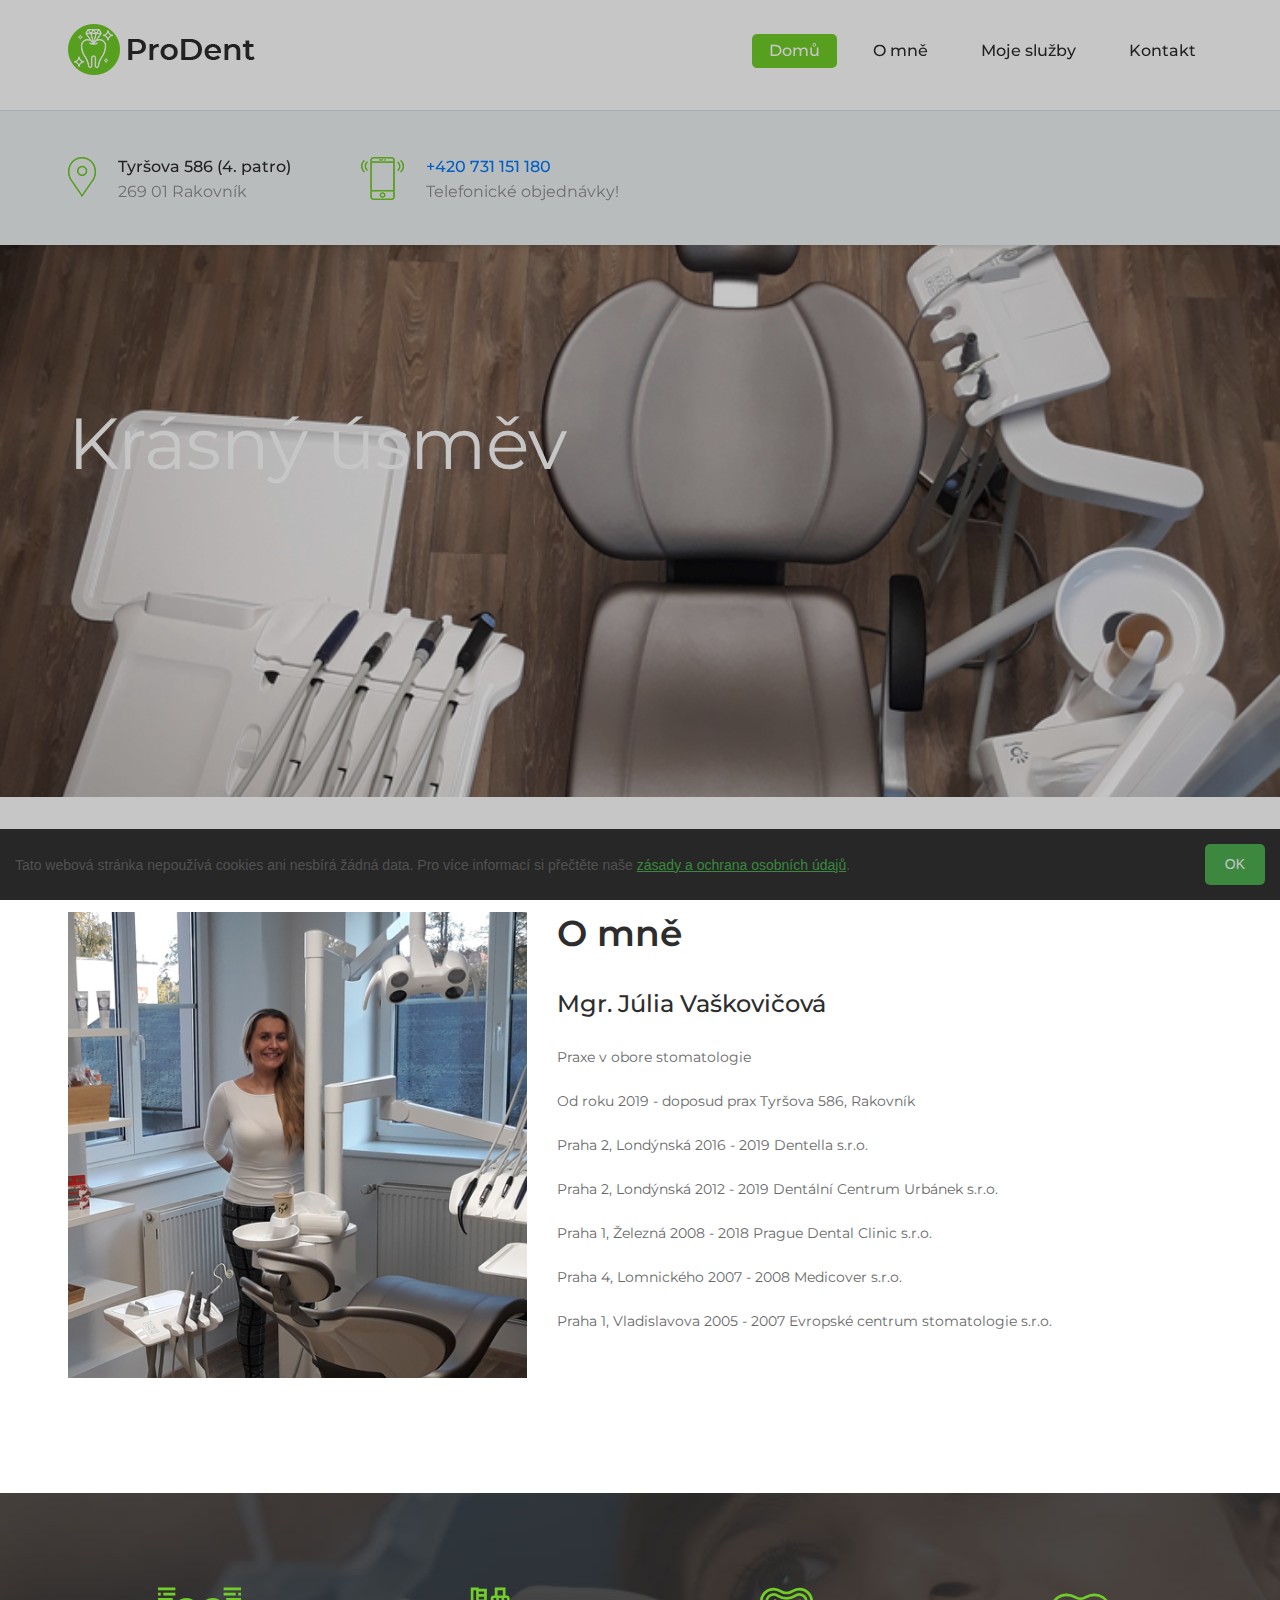
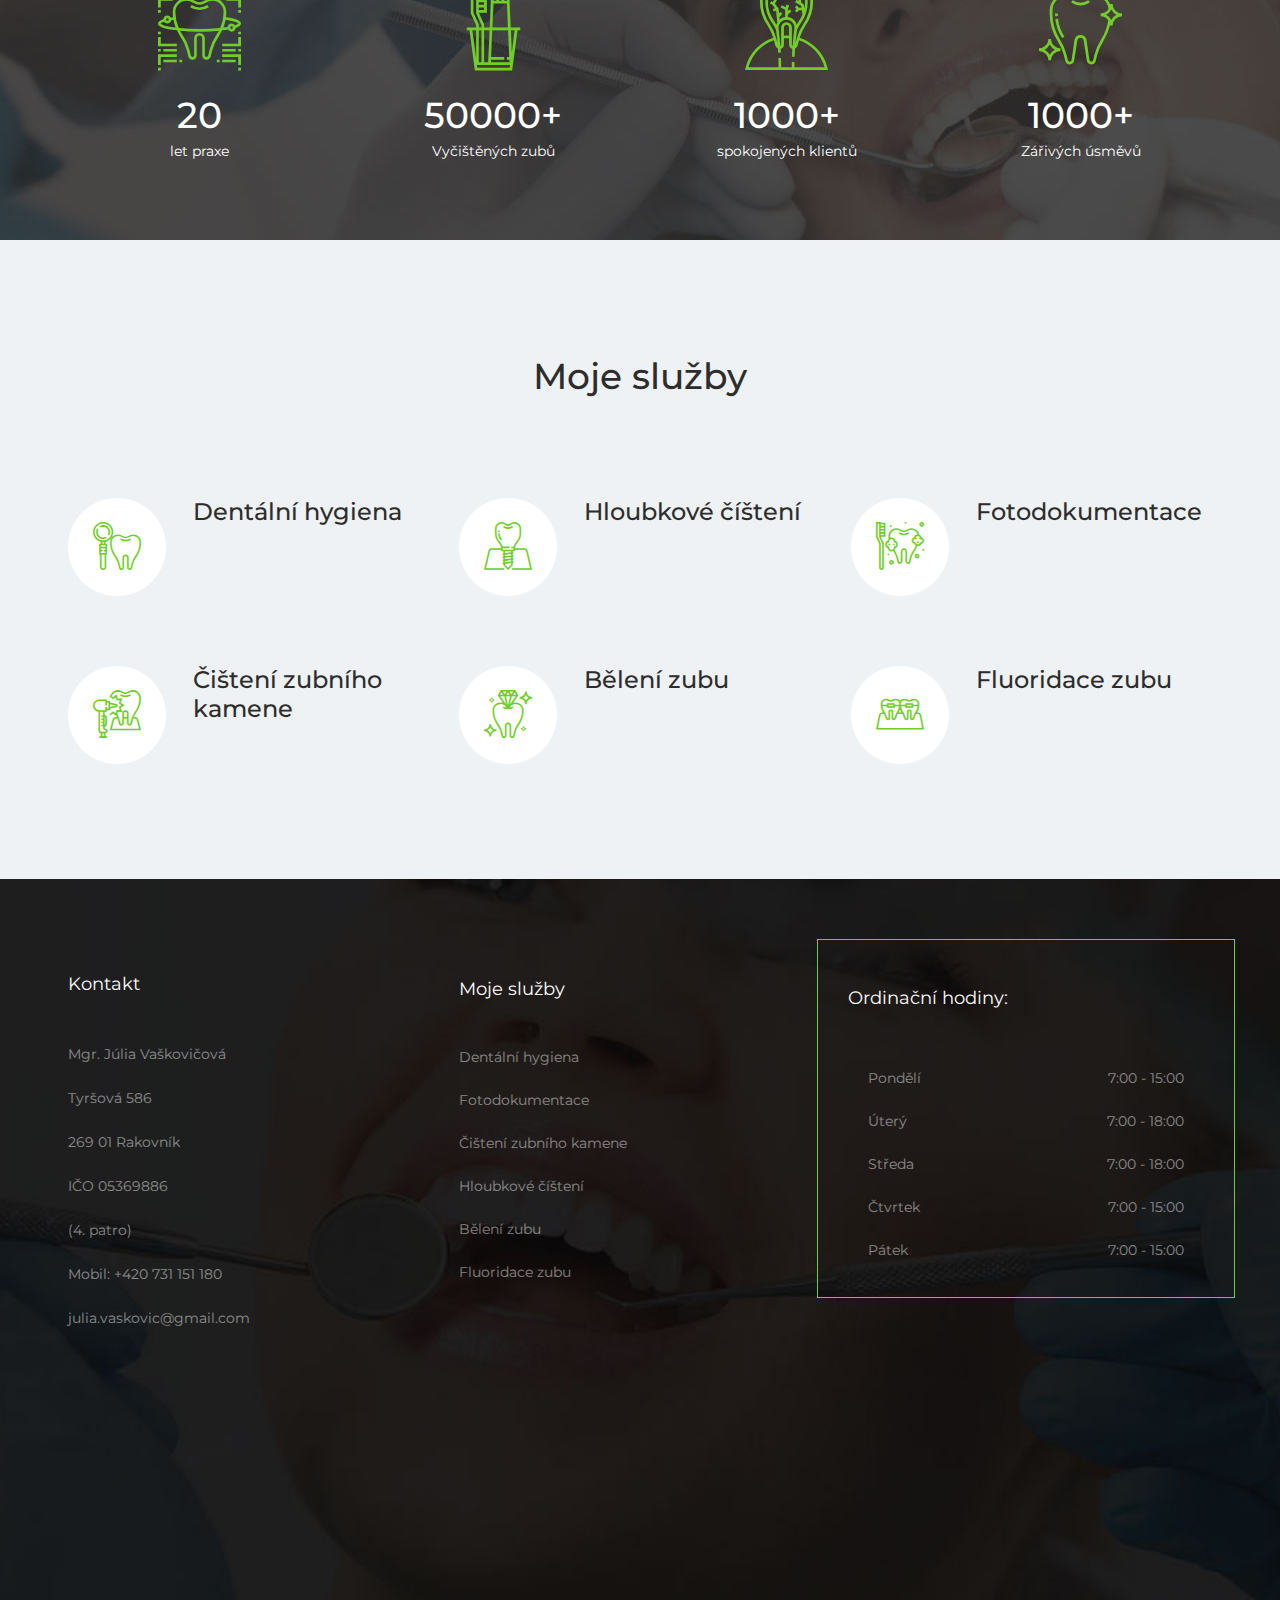
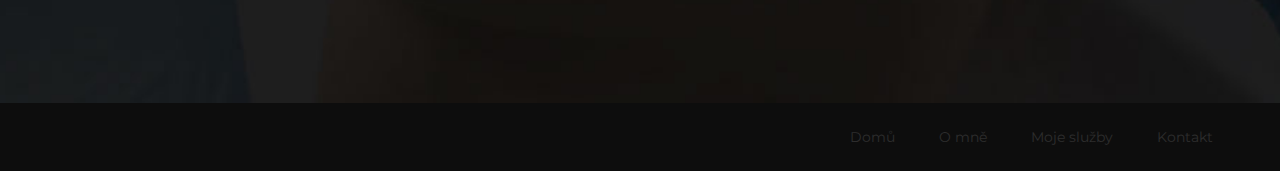
<file: index.html>
<!DOCTYPE html>
<html lang="cs">
<head>
    <title>Dentální hygiena - Mgr. Júlia Vaškovičová</title>
    <meta charset="UTF-8">
    <meta name="description" content="Dentální hygiena v centru Rakovníka. Mějte krásné zuby díky dentální hygieně pro dospělé a děti. Příjemné prostředí, individuální přístup. Mobil 731 151 180">
    <meta name="keywords" content="dentální hygiena, dentální hygiena v Rakovníku">
    <meta name="viewport" content="width=device-width, initial-scale=1.0">
    
    <!-- Favicon -->   
    <link rel="icon" href="/icon-fonts/favicon.ico" type="image/x-icon">
    <link rel="icon" sizes="32x32" href="/icon-fonts/favicon-32x32.png" type="image/png">
    <link rel="icon" sizes="16x16" href="/icon-fonts/favicon-16x16.png" type="image/png">
    <link rel="apple-touch-icon" href="/icon-fonts/apple-touch-icon.png">
    <link rel="manifest" href="/icon-fonts/site.webmanifest">

    <!-- Google Font -->   
    <link href="https://fonts.googleapis.com/css?family=Montserrat:400,400i,500,500i,600,600i,700,700i" rel="stylesheet">

    <!-- Stylesheets -->
    <link rel="stylesheet" href="css/bootstrap.min.css"/>
    <link rel="stylesheet" href="css/font-awesome.min.css"/>
    <link rel="stylesheet" href="css/flaticon.css"/>
    <link rel="stylesheet" href="css/owl.carousel.css"/>
    <link rel="stylesheet" href="css/style.css"/>
    <link rel="stylesheet" href="css/animate.css"/>

    <!--[if lt IE 9]>
      <script src="https://oss.maxcdn.com/html5shiv/3.7.2/html5shiv.min.js"></script>
      <script src="https://oss.maxcdn.com/respond/1.4.2/respond.min.js"></script>
    <![endif]-->
</head>
<body>
	<!-- Page Preloder -->
	<div id="preloder">
		<div class="loader"></div>
	</div>
	
	<!-- Header section -->
	<header class="header-section">
		<div class="container">
			<!-- Site Logo -->
			<a href="https://dentalnihygienarakovnik.cz" class="site-logo">
				<img src="img/logo.png" alt="">
			</a>
			<!-- responsive -->
			<div class="nav-switch">
				<i class="fa fa-bars"></i>
			</div>
			<!-- Main Menu -->
			<ul class="main-menu">
				<li class="active"><a href="index.html" >Domů</a></li>
				<li><a href="#o-mne">O mně</a></li>
				<li><a href="#moje-sluzby">Moje služby</a></li>
				<li><a href="#kontakt">Kontakt</a></li>
			</ul>
		</div>
		<div class="header-info">
			<div class="container">
				<div class="row">
					<div class="col-lg-3 col-md-6 hi-item">
						<div class="hs-icon">
							<img src="img/icons/map-marker.png" alt="">
						</div>
                          <a href="https://www.google.com/maps/search/?api=1&query=Tyršova+586,+269+01+Rakovník" target="_blank">
                              <div class="hi-content">
                                  <h6>Tyršova 586 (4. patro)</h6>
                                  <p>269 01 Rakovník</p>
                              </div>
                          </a>
					</div>
					<div class="col-lg-3 col-md-6 hi-item">
						<div class="hs-icon">
							<img src="img/icons/phone.png" alt="">
						</div>
						<div class="hi-content">
							<h6><a href="tel:+420 731 151 180">+420 731 151 180</h6>
							<p>Telefonické objednávky!</p>
						</div>
					</div>
				</div>
			</div>
		</div>
	</header>
	<!-- Header section end -->
                                                                                                                                                                                                                                  
	<!-- Hero section -->
	<section class="hero-section">
		<div class="hero-slider owl-carousel">

			<div class="hs-item set-bg text-white" data-setbg="img/slide-1.jpg">
				<div class="container">
					<div class="row">
						<div class="col-xl-7">
							<h2>Krásný úsměv</h2>
							

						</div>
					</div>
				</div>
			</div>
		</div>
	</section>
	<!-- Hero section end -->

	<!-- About section -->
	<section class="about-section spad">
		<div class="container">
			<div class="row">
				<div class="col-lg-5">
					<img src="img/about.jpg" alt="">
				</div>
				<div class="col-lg-7 about-text">
					<h2 id="o-mne">O mně</h2> 
            <h4> Mgr. Júlia Vaškovičová </h4></br>
			<p>Praxe v obore stomatologie</p>
            <p>Od roku 2019 - doposud prax Tyršova 586, Rakovník</p>
            <p>Praha 2,  Londýnská      2016  - 2019 Dentella s.r.o.</p>
            <p>Praha 2, Londýnská       2012 - 2019  Dentální Centrum Urbánek s.r.o.</p>
            <p>Praha 1, Železná            2008  - 2018 Prague Dental Clinic s.r.o.</p>
            <p>Praha 4, Lomnického    2007 - 2008  Medicover s.r.o.</p>
            <p>Praha 1,  Vladislavova  2005 - 2007 Evropské centrum stomatologie s.r.o.</p>
				</div>
			</div>
		</div>
	</section>
	<!-- About section end -->


	<!-- Facts section -->
	<section class="facts-section set-bg" data-setbg="img/facts-bg.jpg">
		<div class="container">
			<div class="row">
				<div class="col-md-3 col-sm-6 fact">
					<i class="flaticon-003-tooth-3"></i>
					<h2>20</h2>
					<p>let praxe</p>
				</div>
				<div class="col-md-3 col-sm-6 fact">
					<i class="flaticon-002-toothbrush-1"></i>
					<h2>50000+</h2>
					<p>Vyčištěných zubů</p>
				</div>
				<div class="col-md-3 col-sm-6 fact">
					<i class="flaticon-030-tooth"></i>
					<h2>1000+</h2>
					<p>spokojených klientů</p>
				</div>
				<div class="col-md-3 col-sm-6 fact">
					<i class="flaticon-023-tooth-1"></i>
					<h2>1000+</h2>
					<p>Zářivých úsměvů</p>
				</div>
			</div>
		</div>
	</section>
	<!-- Facts section end -->

	<!-- Services section -->
	<section class="services-section spad">
		<div class="container">
			<div class="section-title text-center">
				<h2 id="moje-sluzby">Moje služby</h2>
			</div>
			<div class="row">
				<div class="col-lg-4 col-md-6 service">
					<div class="service-icon">
						<i class="flaticon-020-decay"></i>
					</div>
					<div class="service-content">
						<h4>Dentální hygiena</h4>
					<!--	<p>Lorem ipsum dolor sit amet, consectetur adipiscing elit. Duis sem per venenatis turpis.</p>  -->
					</div>
				</div>
				<div class="col-lg-4 col-md-6 service">
					<div class="service-icon">
						<i class="flaticon-011-implants"></i>
					</div>
					<div class="service-content">
						<h4>Hloubkové číštení</h4>
					<!--		<p>Phasellus vehicula tempus orci vel consequat. Nullam lorem sem, viverra a rutrum sed.</p>  -->
					</div>
				</div>
				<div class="col-lg-4 col-md-6 service">
					<div class="service-icon">
						<i class="flaticon-024-toothbrush"></i>
					</div>
					<div class="service-content">
						<h4>Fotodokumentace</h4>
				<!--		<p>Lorem ipsum dolor sit amet, consectetur adipiscing elit. Duis sem per venenatis turpis,</p>   -->
					</div>
				</div>
				<div class="col-lg-4 col-md-6 service">
					<div class="service-icon">
						<i class="flaticon-019-dentist"></i>
					</div>
					<div class="service-content">
						<h4>Čištení zubního kamene</h4>
			<!--			<p>Phasellus vehicula tempus orci vel consequat. Nullam lorem sem, viverra a rutrum sed.</p>     -->
					</div>
				</div>
				<div class="col-lg-4 col-md-6 service">
					<div class="service-icon">
						<i class="flaticon-001-tooth-4"></i>
					</div>
					<div class="service-content">
						<h4>Bělení zubu</h4>
				<!--			<p>Lorem ipsum dolor sit amet, consectetur adipiscing elit. Duis sem per venenatis turpis,</p>     -->
					</div>
				</div>
				<div class="col-lg-4 col-md-6 service">
					<div class="service-icon">
						<i class="flaticon-029-braces"></i>
					</div>
					<div class="service-content">
						<h4>Fluoridace zubu</h4>
			<!--					<p>Nullam lorem sem, viverra a rutru m sed, gravida mattis magna. Suspendisse vitae commodo.</p>        -->
					</div>
				</div>
			</div>
		</div>
	</section>
	<!-- Services section end -->




	<!-- Footer top section -->
	<section class="footer-top-section set-bg" data-setbg="img/footer-bg.jpg">
		<div class="container">
			<div class="row">
				<div class="col-lg-4">
					<div class="footer-widget">
                        <div class="fw-about">
                            <h5 class="fw-title" id="kontakt">Kontakt</h5>
                            <p>Mgr. Júlia Vaškovičová</p>
                            <p>
                                <a href="https://www.google.com/maps/search/?api=1&query=Tyršová+586,+269+01+Rakovník" target="_blank" style="color: white; text-decoration: none;">
                                    Tyršová 586
                                </a>
                            </p>
                            <p>269 01 Rakovník</p>
                            <p>IČO 05369886</p>
                            <p>(4. patro)</p>
                            <p><a href="tel:+420731151180" style="color:white">Mobil: +420 731 151 180</a></p>
                            <p style="color: white;">
                                <a href="mailto:julia.vaskovic@gmail.com" style="color: white; text-decoration: none;">julia.vaskovic@gmail.com</a>
                            </p>
                            <p>
                                <iframe src="https://www.google.com/maps/embed?pb=!1m18!1m12!1m3!1d2559.147606655389!2d13.729676316069922!3d50.10224407942878!2m3!1f0!2f0!3f0!3m2!1i1024!2i768!4f13.1!3m3!1m2!1s0x470a4ec616fa515b%3A0x685caade0115d091!2zVHlyxaFvdmEgNTg2LCBSYWtvdm7DrWsgSUksIDI2OSAwMSBSYWtvdm7DrWs!5e0!3m2!1sen!2scz!4v1572909263749!5m2!1sen!2scz" width="300" height="250" frameborder="0" style="border:0;" allowfullscreen=""></iframe>
                            </p>
                        </div>
					</div>
				</div>
				<div class="col-lg-3 col-md-5">
					<div class="footer-widget">
						<div class="fw-links">
							<h5 class="fw-title">Moje služby</h5>
							<ul>
								<li><a href="">Dentální hygiena</a></li>
								<li><a href="">Fotodokumentace</a></li>
								<li><a href="">Čištení zubního kamene</a></li>
								<li><a href="">Hloubkové číštení</a></li>
								<li><a href="">Bělení zubu</a></li>
								<li><a href="">Fluoridace zubu</a></li>
							</ul>
						</div>
					</div>
				</div>
				<div class="col-lg-5 col-md-7">
					<div class="footer-widget">
						<div class="fw-timetable">
							<div class="fw-title">Ordinační hodiny:</div>
							<div class="timetable-content">
								<table>
									<tr>
										<td>Pondělí</td>
										<td>7:00 - 15:00</td>
									</tr>
									<tr>
										<td>Úterý</td>
										<td>7:00 - 18:00</td>
									</tr>
									<tr>
										<td>Středa</td>
										<td>7:00 - 18:00</td>
									</tr>
									<tr>
										<td>Čtvrtek</td>
										<td>7:00 - 15:00</td>
									</tr>
									<tr>
										<td>Pátek</td>
										<td>7:00 - 15:00</td>
									</tr>
								</table>
							</div>
						</div>
					</div>
				</div>
			</div>
		</div>
	</section>
	<!-- Footer top section end -->


	<!-- Footer section -->
	<footer class="footer-section">
		<div class="container">
			<ul class="footer-menu">
				<li><a href="index.html">Domů</a></li>
				<li><a href="#o-mne">O mně</a></li>
				<li><a href="#moje-sluzby">Moje služby</a></li>
				<li><a href="#kontakt">Kontakt</a></li>
			</ul>

		</div>
	</footer>
	<!-- Footer top section end -->
                                                

	<!--====== Javascripts & Jquery ======-->
	<script src="js/jquery-3.2.1.min.js"></script>
	<script src="js/bootstrap.min.js"></script>
	<script src="js/owl.carousel.min.js"></script>
	<script src="js/circle-progress.min.js"></script>
	<script src="js/main.js"></script>
    
    <!--=========Cookie info ==========-->
<div id="cookieBanner" style="position: fixed; bottom: 0; left: 0; right: 0; background-color: #333; color: #fff; padding: 15px; display: flex; justify-content: space-between; align-items: center; z-index: 1000; font-family: Arial, sans-serif; font-size: 14px;">
    <p style="margin: 0;">
        Tato webová stránka nepoužívá cookies ani nesbírá žádná data. Pro více informací si přečtěte naše 
        <a href="/ochrana-zasady.html" style="color: #4CAF50; text-decoration: underline;">zásady a ochrana osobních údajů</a>.
    </p>
    <button onclick="document.getElementById('cookieBanner').style.display='none';" style="background-color: #4CAF50; color: white; border: none; padding: 10px 20px; cursor: pointer; border-radius: 5px;">OK</button>
</div>
    </body>
</html>
</file>
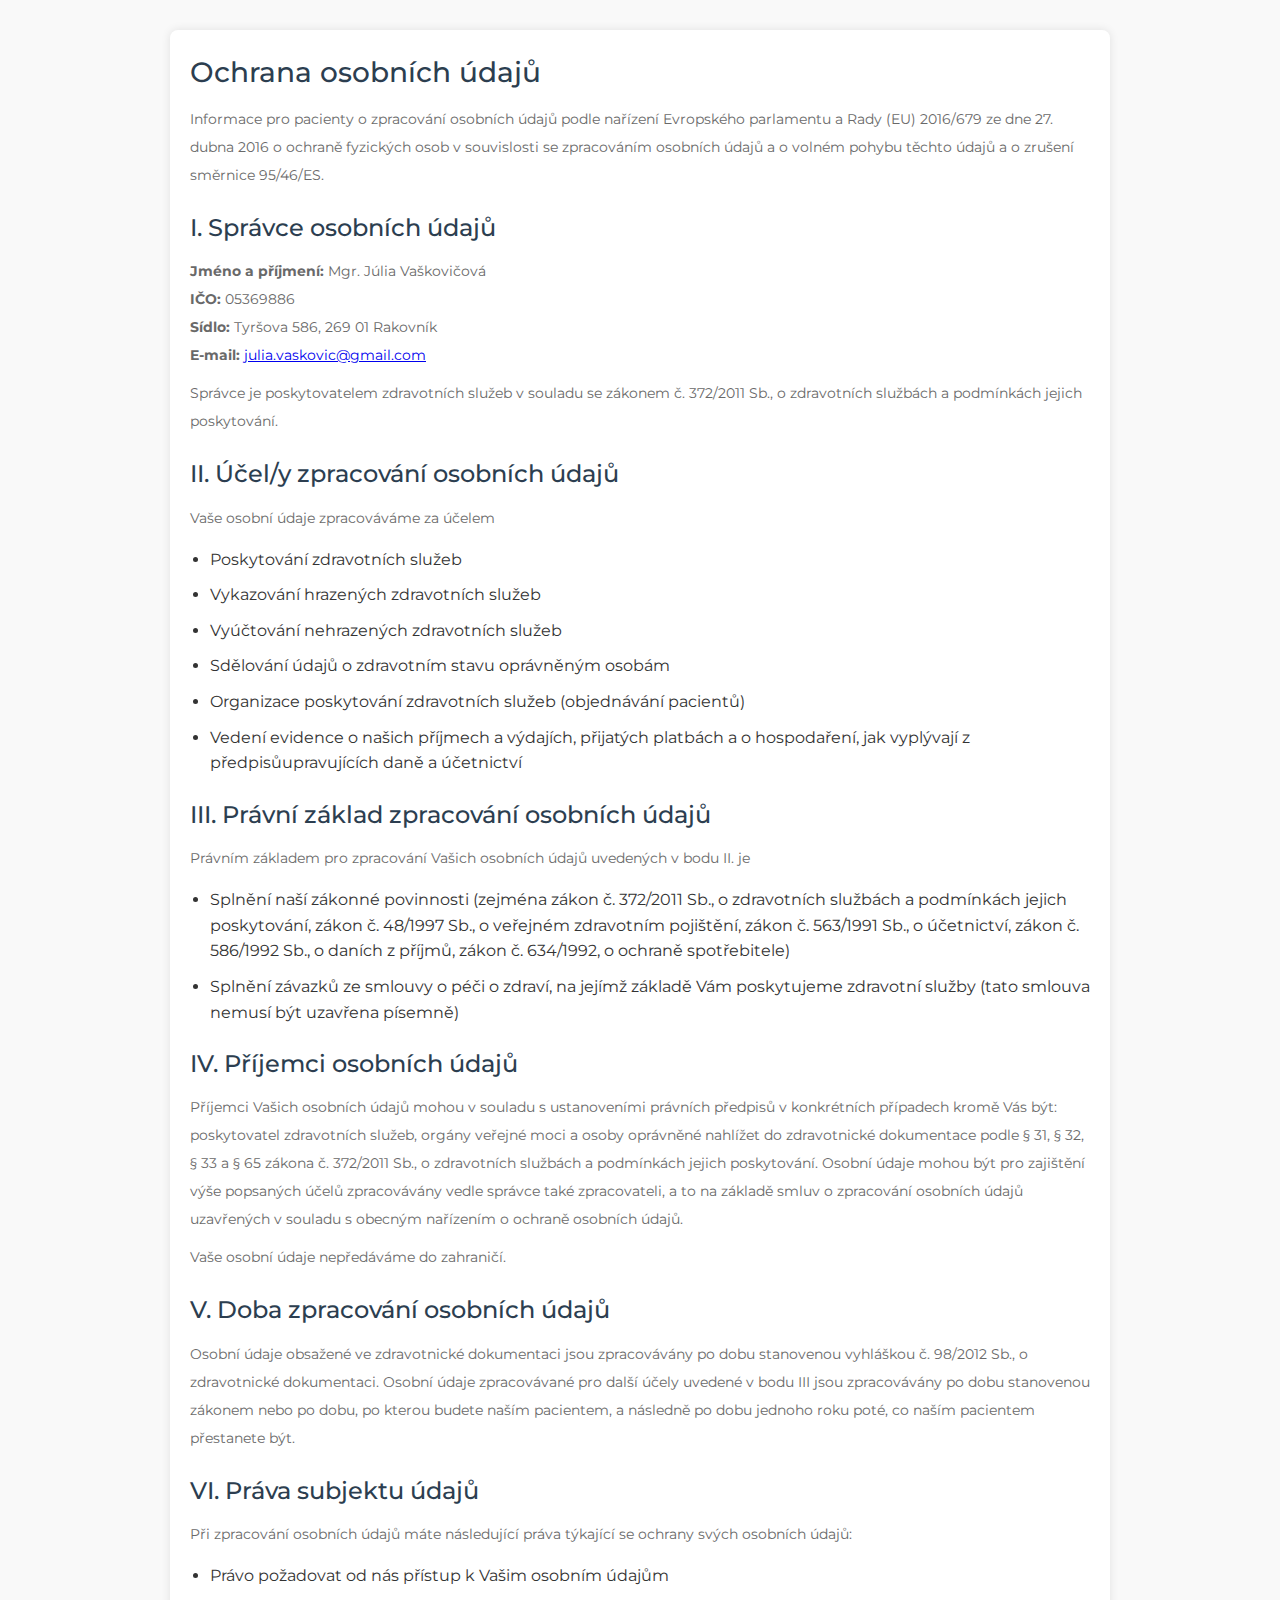
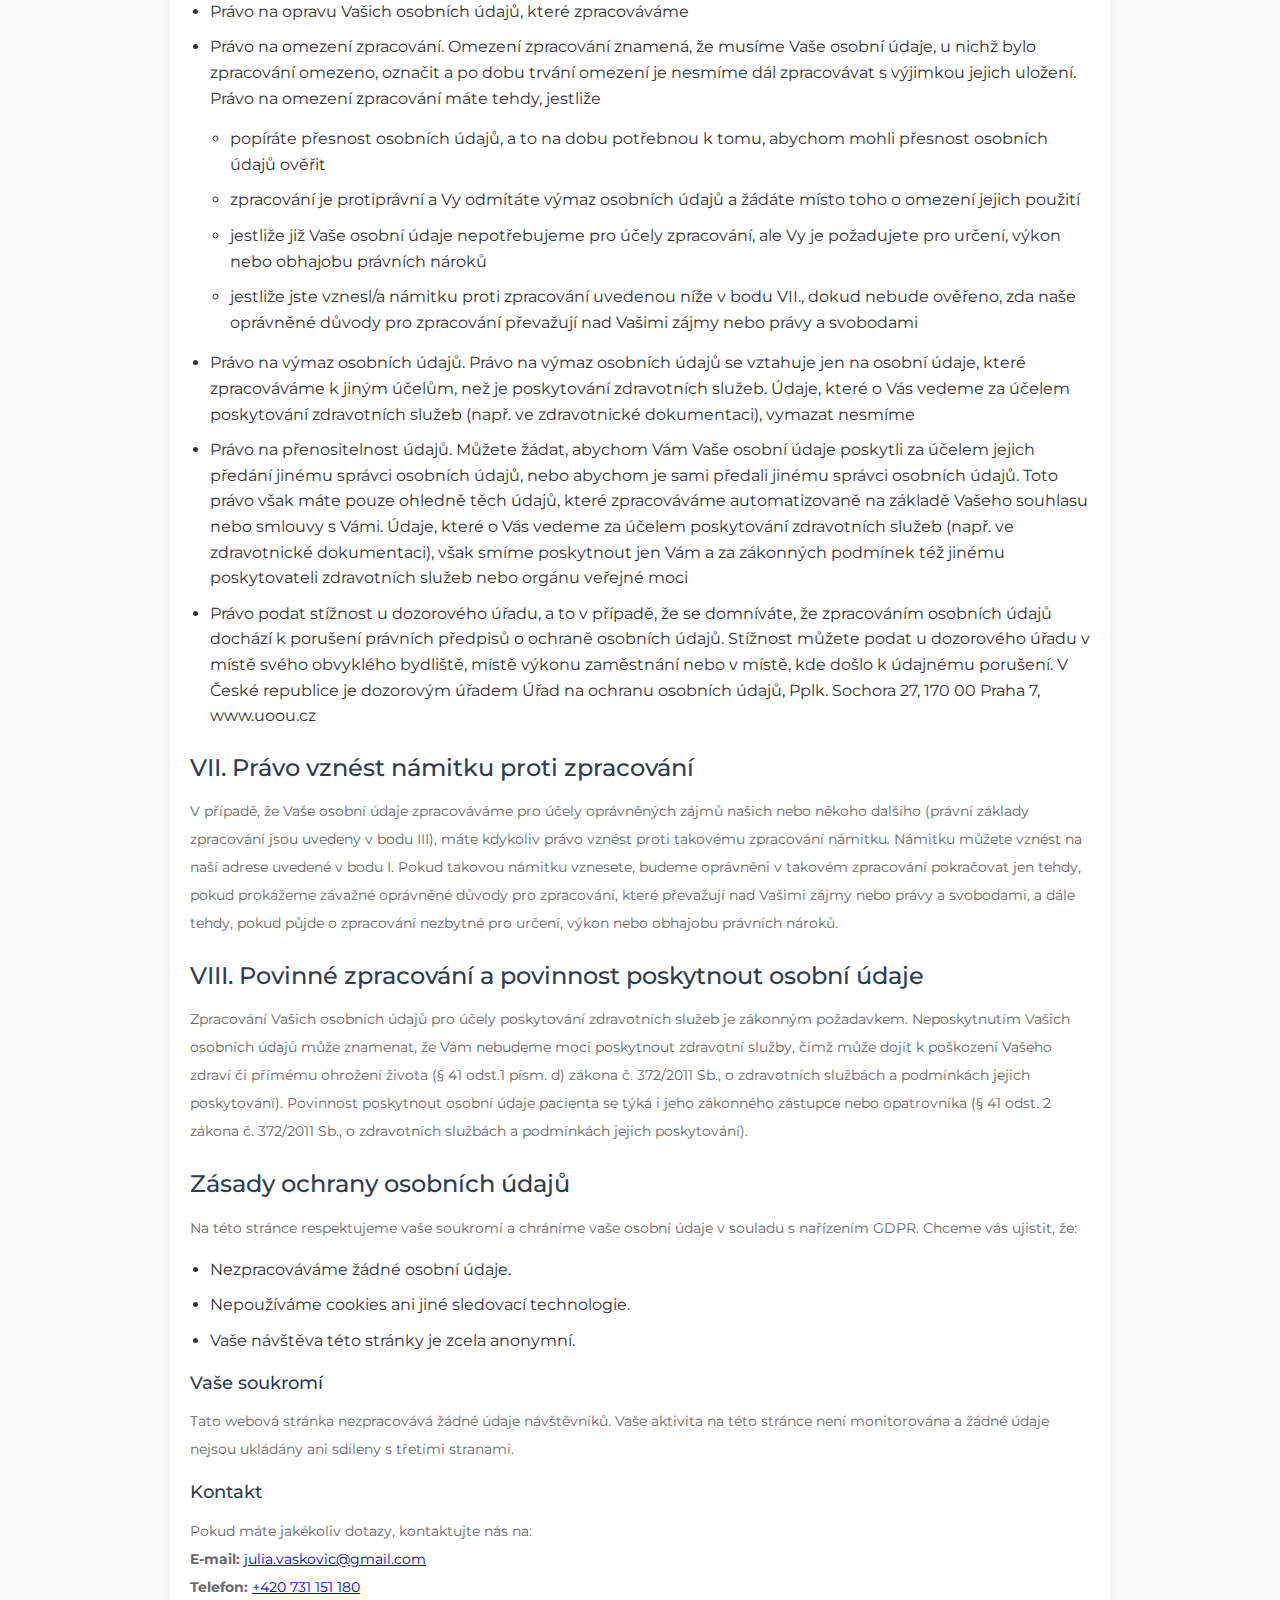
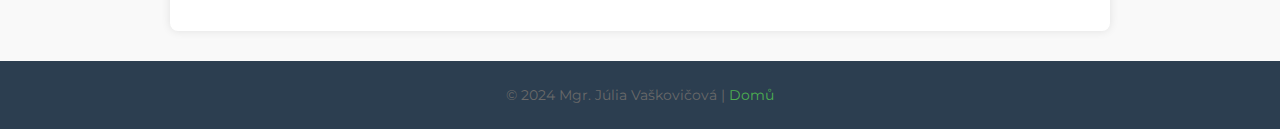
<file: ochrana-zasady.html>
﻿<!DOCTYPE html>
<html lang="cs">
<head>
    <title>Ochrana osobních údajů - Mgr. Júlia Vaškovičová</title>
    <meta charset="UTF-8">
    <meta name="viewport" content="width=device-width, initial-scale=1.0">
    <meta name="description" content="Informace o zpracování a zásadách ochrany osobních údajů v souladu s GDPR.">
    <!-- Google Font -->
    <link href="https://fonts.googleapis.com/css?family=Montserrat:400,500,600&display=swap" rel="stylesheet">
    <!-- Stylesheets -->
    <link rel="stylesheet" href="css/style.css"/>
    <style>
        body {
            font-family: 'Montserrat', sans-serif;
            line-height: 1.6;
            margin: 0;
            padding: 0;
            background-color: #f9f9f9;
            color: #333;
        }
        .container {
            max-width: 900px;
            margin: 30px auto;
            background: #fff;
            padding: 20px;
            border-radius: 8px;
            box-shadow: 0 0 10px rgba(0, 0, 0, 0.1);
        }
        h1, h2, h4 {
            color: #2c3e50;
        }
        h1 {
            font-size: 28px;
        }
        h2 {
            font-size: 24px;
            margin-top: 20px;
        }
        h4 {
            font-size: 18px;
            margin-top: 15px;
        }
        ul {
            margin: 15px 0;
            padding-left: 20px;
        }
        ul li {
            margin-bottom: 10px;
        }
        p {
            margin: 10px 0;
        }
        .footer {
            text-align: center;
            padding: 10px 0;
            background: #2c3e50;
            color: #fff;
            margin-top: 20px;
        }
        .footer a {
            color: #4CAF50;
            text-decoration: none;
        }
    </style>
</head>
<body>
    <div class="container">
        <h1>Ochrana osobních údajů</h1>
        <p>
            Informace pro pacienty o zpracování osobních údajů podle nařízení Evropského parlamentu a Rady (EU) 2016/679 ze dne 27. dubna 2016
            o ochraně fyzických osob v souvislosti se zpracováním osobních údajů a o volném pohybu těchto údajů a o zrušení směrnice 95/46/ES.
        </p>

        <h2>I. Správce osobních údajů</h2>
        <p>
            <strong>Jméno a příjmení:</strong> Mgr. Júlia Vaškovičová<br>
            <strong>IČO:</strong> 05369886<br>
            <strong>Sídlo:</strong> Tyršova 586, 269 01 Rakovník<br>
            <strong>E-mail:</strong> <a href="mailto:julia.vaskovic@gmail.com">julia.vaskovic@gmail.com</a>
        </p>
        <p>
            Správce je poskytovatelem zdravotních služeb v souladu se zákonem č. 372/2011 Sb., o zdravotních službách a podmínkách jejich poskytování.
        </p>

        <h2>II. Účel/y zpracování osobních údajů</h2>
        <p>
            Vaše osobní údaje zpracováváme za účelem
        </p>
        <ul>
            <li>Poskytování zdravotních služeb</li>
            <li>Vykazování hrazených zdravotních služeb</li>
            <li>Vyúčtování nehrazených zdravotních služeb</li>
            <li>Sdělování údajů o zdravotním stavu oprávněným osobám</li>
            <li>Organizace poskytování zdravotních služeb (objednávání pacientů)</li>
            <li>Vedení evidence o našich příjmech a výdajích, přijatých platbách a o hospodaření, jak vyplývají z předpisůupravujících daně a účetnictví</li>
        </ul>

        <h2>III. Právní základ zpracování osobních údajů</h2>
        <p>
            Právním základem pro zpracování Vašich osobních údajů uvedených v bodu II. je 
        </p>
        <ul>
            <li>Splnění naší zákonné povinnosti (zejména zákon č. 372/2011 Sb., o zdravotních službách a podmínkách jejich poskytování, zákon č. 48/1997 Sb., o veřejném zdravotním pojištění, zákon č. 563/1991 Sb., o účetnictví, zákon č. 586/1992 Sb., o daních z příjmů, zákon č. 634/1992, o ochraně spotřebitele)</li>
            <li>Splnění závazků ze smlouvy o péči o zdraví, na jejímž základě Vám poskytujeme zdravotní služby (tato smlouva nemusí být uzavřena písemně)</li>
        </ul>

        <h2>IV. Příjemci osobních údajů</h2>
        <p>
            Příjemci Vašich osobních údajů mohou v souladu s ustanoveními právních předpisů v konkrétních případech kromě Vás být: poskytovatel zdravotních služeb, orgány veřejné moci a osoby oprávněné nahlížet do zdravotnické dokumentace podle § 31, § 32, § 33 a § 65 zákona č. 372/2011 Sb., o zdravotních službách a podmínkách jejich poskytování. Osobní údaje mohou být pro zajištění výše popsaných účelů zpracovávány vedle správce také zpracovateli, a to na základě smluv o zpracování osobních údajů uzavřených v souladu s obecným nařízením o ochraně osobních údajů.
        </p>
        <p>
            Vaše osobní údaje nepředáváme do zahraničí. 
        </p>

        <h2>V. Doba zpracování osobních údajů</h2>
        <p>
            Osobní údaje obsažené ve zdravotnické dokumentaci jsou zpracovávány po dobu stanovenou vyhláškou č. 98/2012 Sb., o zdravotnické dokumentaci. Osobní údaje zpracovávané pro další účely uvedené v bodu III jsou zpracovávány po dobu stanovenou zákonem nebo po dobu, po kterou budete naším pacientem, a následně po dobu jednoho roku poté, co naším pacientem přestanete být.
        </p>

        <h2>VI. Práva subjektu údajů</h2>
        <p>
           Při zpracování osobních údajů máte následující práva týkající se ochrany svých osobních údajů:  
        </p>
        <ul>
            <li>Právo požadovat od nás přístup k Vašim osobním údajům</li>
            <li>Právo na opravu Vašich osobních údajů, které zpracováváme</li>
            <li>
                Právo na omezení zpracování. Omezení zpracování znamená, že musíme Vaše osobní údaje, u nichž bylo zpracování omezeno, označit a po dobu trvání omezení je nesmíme dál zpracovávat s výjimkou jejich uložení. Právo na omezení zpracování máte tehdy, jestliže
                <ul>
                    <li>popíráte přesnost osobních údajů, a to na dobu potřebnou k tomu, abychom mohli přesnost osobních údajů ověřit</li>
                    <li>zpracování je protiprávní a Vy odmítáte výmaz osobních údajů a žádáte místo toho o omezení jejich použití</li>
                    <li>jestliže již Vaše osobní údaje nepotřebujeme pro účely zpracování, ale Vy je požadujete pro určení, výkon nebo obhajobu právních nároků</li>
                    <li>jestliže jste vznesl/a námitku proti zpracování uvedenou níže v bodu VII., dokud nebude ověřeno, zda naše oprávněné důvody pro zpracování převažují nad Vašimi zájmy nebo právy a svobodami</li>
                </ul>
            </li>
            <li>
                Právo na výmaz osobních údajů. Právo na výmaz osobních údajů se vztahuje jen na osobní údaje, které zpracováváme k jiným účelům, než je poskytování zdravotních služeb. Údaje, které o Vás vedeme za účelem poskytování zdravotních služeb (např. ve zdravotnické dokumentaci), vymazat nesmíme
            </li>
            <li>
                Právo na přenositelnost údajů. Můžete žádat, abychom Vám Vaše osobní údaje poskytli za účelem jejich předání jinému správci osobních údajů, nebo abychom je sami předali jinému správci osobních údajů. Toto právo však máte pouze ohledně těch údajů, které zpracováváme automatizovaně na základě Vašeho souhlasu nebo smlouvy s Vámi. Údaje, které o Vás vedeme za účelem poskytování zdravotních služeb (např. ve zdravotnické dokumentaci), však smíme poskytnout jen Vám a za zákonných podmínek též jinému poskytovateli zdravotních služeb nebo orgánu veřejné moci
            </li>
            <li>
                Právo podat stížnost u dozorového úřadu, a to v případě, že se domníváte, že zpracováním osobních údajů dochází k porušení právních předpisů o ochraně osobních údajů. Stížnost můžete podat u dozorového úřadu v místě svého obvyklého bydliště, místě výkonu zaměstnání nebo v místě, kde došlo k údajnému porušení. V České republice je dozorovým úřadem Úřad na ochranu osobních údajů, Pplk. Sochora 27, 170 00 Praha 7, www.uoou.cz
            </li>
        </ul>
        <h2>VII. Právo vznést námitku proti zpracování</h2>
        <p>
            V případě, že Vaše osobní údaje zpracováváme pro účely oprávněných zájmů našich nebo někoho dalšího (právní základy zpracování jsou uvedeny v bodu III), máte kdykoliv právo vznést proti takovému zpracování námitku. Námitku můžete vznést na naší adrese uvedené v bodu I. Pokud takovou námitku vznesete, budeme oprávněni v takovém zpracování pokračovat jen tehdy, pokud prokážeme závažné oprávněné důvody pro zpracování, které převažují nad Vašimi zájmy nebo právy a svobodami, a dále tehdy, pokud půjde o zpracování nezbytné pro určení, výkon nebo obhajobu právních nároků.
        </p>
        <h2>VIII. Povinné zpracování a povinnost poskytnout osobní údaje</h2>
        <p>
            Zpracování Vašich osobních údajů pro účely poskytování zdravotních služeb je zákonným požadavkem. Neposkytnutím Vašich osobních údajů může znamenat, že Vám nebudeme moci poskytnout zdravotní služby, čímž může dojít k poškození Vašeho zdraví či přímému ohrožení života (§ 41 odst.1 písm. d) zákona č. 372/2011 Sb., o zdravotních službách a podmínkách jejich poskytování). Povinnost poskytnout osobní údaje pacienta se týká i jeho zákonného zástupce nebo opatrovníka (§ 41 odst. 2 zákona č. 372/2011 Sb., o zdravotních službách a podmínkách jejich poskytování).
        </p>


        <h2>Zásady ochrany osobních údajů</h2>
        <p>
            Na této stránce respektujeme vaše soukromí a chráníme vaše osobní údaje v souladu s nařízením GDPR. Chceme vás ujistit, že:
        </p>
        <ul>
            <li>Nezpracováváme žádné osobní údaje.</li>
            <li>Nepoužíváme cookies ani jiné sledovací technologie.</li>
            <li>Vaše návštěva této stránky je zcela anonymní.</li>
        </ul>

        <h4>Vaše soukromí</h4>
        <p>
            Tato webová stránka nezpracovává žádné údaje návštěvníků. Vaše aktivita na této stránce není monitorována a žádné údaje nejsou ukládány ani sdíleny s třetími stranami.
        </p>

        <h4>Kontakt</h4>
        <p>
            Pokud máte jakékoliv dotazy, kontaktujte nás na:<br>
            <strong>E-mail:</strong> <a href="mailto:julia.vaskovic@gmail.com">julia.vaskovic@gmail.com</a><br>
            <strong>Telefon:</strong> <a href="tel:+420731151180">+420 731 151 180</a>
        </p>
    </div>

    <div class="footer">
        <p>&copy; 2024 Mgr. Júlia Vaškovičová | <a href="index.html">Domů</a></p>
    </div>
</body>
</html>
</file>
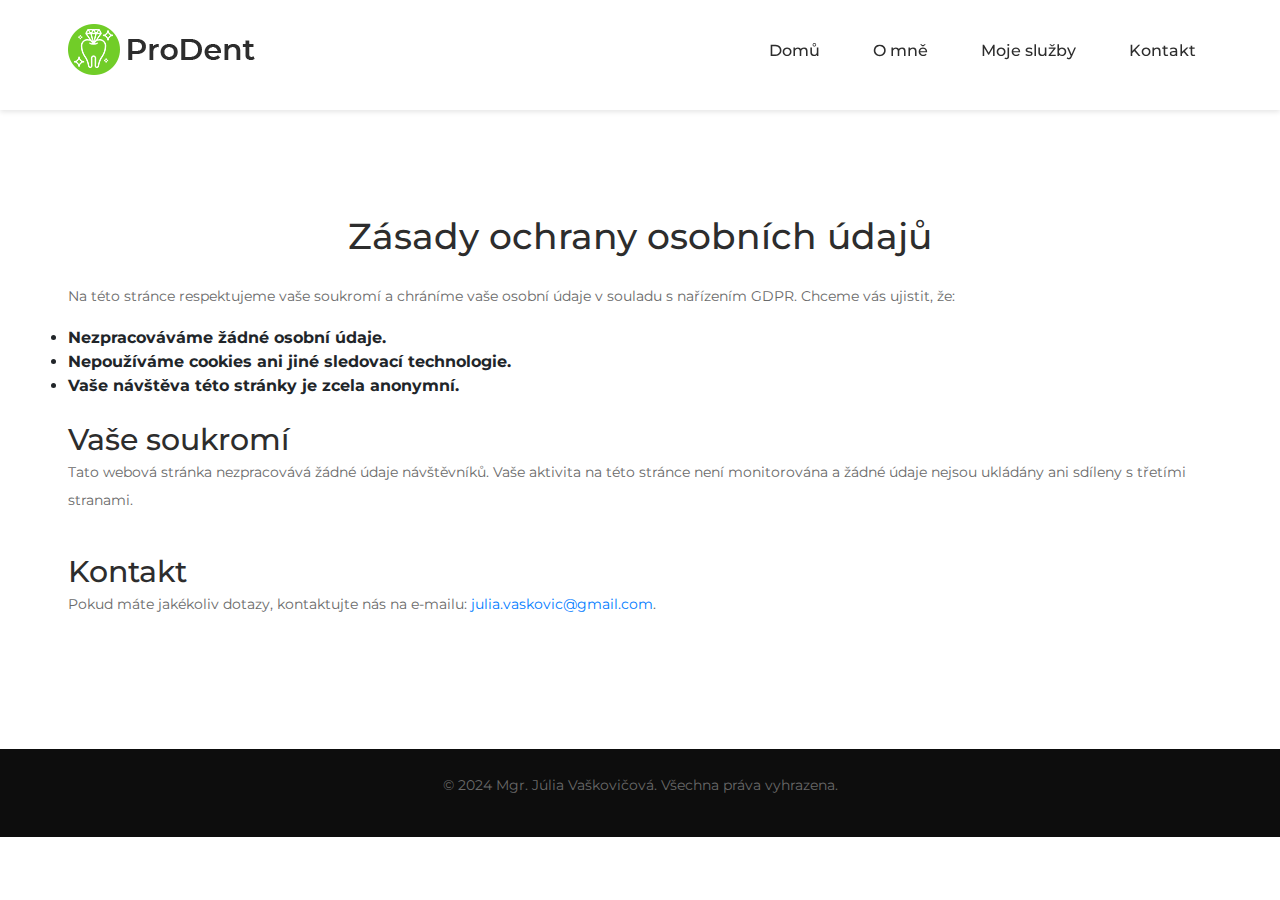
<file: zasady-ochrany-osobnich-udaju.html>
﻿<!DOCTYPE html>
<html lang="cs">
<head>
    <title>Zásady ochrany osobních údajů - Mgr. Júlia Vaškovičová</title>
    <meta charset="UTF-8">
    <meta name="description" content="Informace o zásadách ochrany osobních údajů v souladu s GDPR.">
    <meta name="viewport" content="width=device-width, initial-scale=1.0">
    <link href="img/favicon.ico" rel="shortcut icon"/>
    <link href="https://fonts.googleapis.com/css?family=Montserrat:400,400i,500,500i,600,600i,700,700i" rel="stylesheet">
    <link rel="stylesheet" href="css/bootstrap.min.css"/>
    <link rel="stylesheet" href="css/style.css"/>
</head>
<body>
    <!-- Header section -->
    <header class="header-section">
        <div class="container">
            <a href="index.html" class="site-logo">
                <img src="img/logo.png" alt="Logo">
            </a>
                <ul class="main-menu">
                    <li><a href="index.html">Domů</a></li>
                    <li><a href="index.html#o-mne">O mně</a></li>
                    <li><a href="index.html#moje-sluzby">Moje služby</a></li>
                    <li><a href="index.html#kontakt">Kontakt</a></li>
                </ul>
        </div>
    </header>
    <!-- Header section end -->

    <!-- Content section -->
    <section class="spad">
        <div class="container">
            <h2 class="text-center">Zásady ochrany osobních údajů</h2>
            <br/>
            <p>
                Na této stránce respektujeme vaše soukromí a chráníme vaše osobní údaje v souladu s nařízením GDPR.
                Chceme vás ujistit, že:
            </p>
            <ul>
                <li><strong>Nezpracováváme žádné osobní údaje.</strong></li>
                <li><strong>Nepoužíváme cookies ani jiné sledovací technologie.</strong></li>
                <li><strong>Vaše návštěva této stránky je zcela anonymní.</strong></li>
            </ul>
            <br/>
            <h3>Vaše soukromí</h3>
            <p>
                Tato webová stránka nezpracovává žádné údaje návštěvníků. Vaše aktivita na této stránce není monitorována 
                a žádné údaje nejsou ukládány ani sdíleny s třetími stranami.
            </p>
            </br>
            <h3>Kontakt</h3>
            <p>
                Pokud máte jakékoliv dotazy, kontaktujte nás na e-mailu: 
                <a href="mailto:julia.vaskovic@gmail.com">julia.vaskovic@gmail.com</a>.
            </p>
        </div>
    </section>
    <!-- Content section end -->

    <!-- Footer section -->
    <footer class="footer-section">
        <div class="container text-center">
            <p>&copy; 2024 Mgr. Júlia Vaškovičová. Všechna práva vyhrazena.</p>
        </div>
    </footer>
    <!-- Footer section end -->

    <script src="js/jquery-3.2.1.min.js"></script>
    <script src="js/bootstrap.min.js"></script>
    <script src="js/main.js"></script>
</body>
</html>
</file>
<file: css/flaticon.css>
/*
  	Flaticon icon font: Flaticon
  	Creation date: 14/05/2018 08:35
  	*/

@font-face {
  font-family: "Flaticon";
  src: url("../icon-fonts/Flaticon.eot");
  src: url("../icon-fonts/Flaticon.eot?#iefix") format("embedded-opentype"),
       url("../icon-fonts/Flaticon.woff") format("woff"),
       url("../icon-fonts/Flaticon.ttf") format("truetype"),
       url("../icon-fonts/Flaticon.svg#Flaticon") format("svg");
  font-weight: normal;
  font-style: normal;
}

@media screen and (-webkit-min-device-pixel-ratio:0) {
  @font-face {
    font-family: "Flaticon";
    src: url("../icon-fonts/Flaticon.svg#Flaticon") format("svg");
  }
}

[class^="flaticon-"]:before, [class*=" flaticon-"]:before,
[class^="flaticon-"]:after, [class*=" flaticon-"]:after {   
  font-family: Flaticon;
  font-style: normal;
}

.flaticon-001-tooth-4:before { content: "\f100"; }
.flaticon-002-toothbrush-1:before { content: "\f101"; }
.flaticon-003-tooth-3:before { content: "\f102"; }
.flaticon-004-syringe:before { content: "\f103"; }
.flaticon-005-tooth-2:before { content: "\f104"; }
.flaticon-006-dentist-tools-1:before { content: "\f105"; }
.flaticon-007-computer-1:before { content: "\f106"; }
.flaticon-008-protection:before { content: "\f107"; }
.flaticon-009-mouthwash:before { content: "\f108"; }
.flaticon-010-mirror:before { content: "\f109"; }
.flaticon-011-implants:before { content: "\f10a"; }
.flaticon-012-hygiene:before { content: "\f10b"; }
.flaticon-013-dental-drill:before { content: "\f10c"; }
.flaticon-014-gum:before { content: "\f10d"; }
.flaticon-015-floss:before { content: "\f10e"; }
.flaticon-016-extraction:before { content: "\f10f"; }
.flaticon-017-pill:before { content: "\f110"; }
.flaticon-018-dentist-1:before { content: "\f111"; }
.flaticon-019-dentist:before { content: "\f112"; }
.flaticon-020-decay:before { content: "\f113"; }
.flaticon-021-molar-crown:before { content: "\f114"; }
.flaticon-022-computer:before { content: "\f115"; }
.flaticon-023-tooth-1:before { content: "\f116"; }
.flaticon-024-toothbrush:before { content: "\f117"; }
.flaticon-025-health-report:before { content: "\f118"; }
.flaticon-026-dentist-chair:before { content: "\f119"; }
.flaticon-027-caries:before { content: "\f11a"; }
.flaticon-028-dentist-tools:before { content: "\f11b"; }
.flaticon-029-braces:before { content: "\f11c"; }
.flaticon-030-tooth:before { content: "\f11d"; }
</file>
<file: css/style.css>
/* =================================
------------------------------------
  ProDent - Dentist Template
  Version: 1.0
 ------------------------------------ 
 ====================================*/

/*----------------------------------------*/

/* Template default CSS
/*----------------------------------------*/

html,
body {
  height: 100%;
  font-family: 'Montserrat', sans-serif;
  -webkit-font-smoothing: antialiased;
  font-smoothing: antialiased;
}

h1,
h2,
h3,
h4,
h5,
h6 {
  margin: 0;
  color: #2d2d2d;
  font-weight: 500;
}

h1 {
  font-size: 70px;
}

h2 {
  font-size: 36px;
}

h3 {
  font-size: 30px;
}

h4 {
  font-size: 24px;
}

h5 {
  font-size: 18px;
}

h6 {
  font-size: 16px;
}

p {
  font-size: 14px;
  color: #696969;
  line-height: 2;
}

img {
  max-width: 100%;
}

input:focus,
select:focus,
button:focus,
textarea:focus {
  outline: none;
}

a:hover,
a:focus {
  text-decoration: none;
  outline: none;
}

ul,
ol {
  padding: 0;
  margin: 0;
}

/*---------------------
  Helper CSS
-----------------------*/

.section-title {
  margin-bottom: 100px;
}

.set-bg {
  background-repeat: no-repeat;
  background-size: cover;
  background-position: top center;
}

.spad {
  padding-top: 115px;
  padding-bottom: 115px;
}

.text-white h1,
.text-white h2,
.text-white h3,
.text-white h4,
.text-white h5,
.text-white h6,
.text-white p,
.text-white span,
.text-white li,
.text-white a {
  color: #fff;
}

/*---------------------
  Commom elements
-----------------------*/

/* buttons */

.site-btn {
  display: inline-block;
  border: none;
  font-size: 16px;
  font-weight: 400;
  color: #fff;
  min-width: 175px;
  padding: 18px 15px;
  border-radius: 5px;
  background: #71cd29;
  cursor: pointer;
  text-align: center;
}

.site-btn:hover {
  color: #fff;
}

.site-btn.sb-light {
  background: #fff;
  color: #2d2d2d;
}

.site-btn.sb-light:hover {
  color: #2d2d2d;
}

.site-btn.sb-dark {
  background: #2d2d2d;
  color: #71cd29;
}

.site-btn.sb-dark:hover {
  color: #71cd29;
}

.site-btn.sb-blue {
  background: #43afda;
}

.site-btn.sb-line {
  background: transparent;
  border: 2px solid #71cd29;
  padding: 15px 15px;
  color: #71cd29;
}

.site-btn.sb-line:hover {
  color: #71cd29;
}

/* Preloder */

#preloder {
  position: fixed;
  width: 100%;
  height: 100%;
  top: 0;
  left: 0;
  z-index: 999999;
  background: #000;
}

.loader {
  width: 40px;
  height: 40px;
  position: absolute;
  top: 50%;
  left: 50%;
  margin-top: -13px;
  margin-left: -13px;
  border-radius: 60px;
  animation: loader 0.8s linear infinite;
  -webkit-animation: loader 0.8s linear infinite;
}

@keyframes loader {
  0% {
    -webkit-transform: rotate(0deg);
    transform: rotate(0deg);
    border: 4px solid #f44336;
    border-left-color: transparent;
  }
  50% {
    -webkit-transform: rotate(180deg);
    transform: rotate(180deg);
    border: 4px solid #673ab7;
    border-left-color: transparent;
  }
  100% {
    -webkit-transform: rotate(360deg);
    transform: rotate(360deg);
    border: 4px solid #f44336;
    border-left-color: transparent;
  }
}

@-webkit-keyframes loader {
  0% {
    -webkit-transform: rotate(0deg);
    border: 4px solid #f44336;
    border-left-color: transparent;
  }
  50% {
    -webkit-transform: rotate(180deg);
    border: 4px solid #673ab7;
    border-left-color: transparent;
  }
  100% {
    -webkit-transform: rotate(360deg);
    border: 4px solid #f44336;
    border-left-color: transparent;
  }
}

.elements-section {
  padding-top: 50px;
}

.el-title {
  margin-bottom: 55px;
}

.element {
  margin-bottom: 100px;
}

/* Accordion */

.accordion-area .panel {
  margin-bottom: 9px;
}

.accordion-area .panel-link:after {
  content: "+";
  position: absolute;
  font-size: 16px;
  right: 25px;
  top: 50%;
  color: #2d2d2d;
  line-height: 16px;
  margin-top: -8px;
  margin-left: -4px;
}

.accordion-area .panel-header .panel-link.active {
  background: #71cd29;
}

.accordion-area .panel-header .panel-link.collapsed {
  background: #eff2f4;
}

.accordion-area .panel-header .panel-link.collapsed:after {
  content: "+";
}

.accordion-area .panel-link.active:after {
  content: "-";
  margin-top: -10px;
}

.accordion-area .panel-link {
  text-align: left;
  position: relative;
  width: 100%;
  padding: 23px 40px;
  padding-left: 27px;
  font-size: 16px;
  font-weight: 500;
  background: #eff2f4;
  color: #2d2d2d;
  line-height: 1;
  cursor: pointer;
  border: none;
}

.accordion-area .panel-body {
  padding: 0;
  padding-top: 20px;
}

.accordion-area .panel-body img {
  margin-bottom: 10px;
}

.accordion-area .panel-body p {
  margin-bottom: 10px;
  line-height: 2;
}

/* tab */

.tab-element .nav-tabs {
  border-bottom: none;
}

.tab-element .nav-tabs .nav-link {
  border-radius: 0;
  font-size: 16px;
  color: #2d2d2d;
  font-weight: 500;
  border: none;
  padding: 19px 15px;
  margin-right: 6px;
  background: #eff2f4;
  margin-bottom: 10px;
  -webkit-transition: all 0.3s;
  -o-transition: all 0.3s;
  transition: all 0.3s;
}

.tab-element .nav-tabs .nav-item:last-child .nav-link {
  margin-right: 0;
}

.tab-element .nav-tabs .nav-link.active {
  background: #71cd29;
  padding: 19px 24px;
}

.tab-element .tab-pane {
  padding-top: 12px;
}

.tab-element .tab-pane img {
  margin-bottom: 20px;
}

.tab-element .tab-pane p {
  margin-bottom: 0;
}

/* Circle progress */

.circle-progress {
  text-align: center;
  display: block;
  position: relative;
  margin-bottom: 30px;
}

.circle-progress canvas {
  -webkit-transform: rotate(90deg);
  -ms-transform: rotate(90deg);
  transform: rotate(90deg);
}

.circle-progress .progress-info {
  position: absolute;
  width: 100%;
  top: 50%;
  margin-top: -30px;
}

.circle-progress .progress-info h2 {
  font-size: 36px;
}

.circle-progress .progress-info p {
  font-size: 14px;
  margin-bottom: 0;
  line-height: normal;
}

.cp-item {
  text-align: center;
}

.cp-item h4 {
  font-size: 14px;
  color: #7e7e7e;
}

/* Fact */

.fact {
  text-align: center;
}

.fact i {
  color: #71cd29;
  font-size: 83px;
}

/* Icon box */

.iconbox-icon {
  width: 98px;
  height: 98px;
  background: #fff;
  font-size: 48px;
  display: -webkit-inline-box;
  display: -ms-inline-flexbox;
  display: inline-flex;
  -webkit-box-align: center;
  -ms-flex-align: center;
  align-items: center;
  -webkit-box-pack: center;
  -ms-flex-pack: center;
  justify-content: center;
  border-radius: 50%;
  color: #71cd29;
  background: #eff2f4;
  float: left;
  -webkit-transition: all 0.4s;
  -o-transition: all 0.4s;
  transition: all 0.4s;
}

.iconbox-content {
  padding-left: 125px;
}

.iconbox-content h4 {
  margin-bottom: 15px;
}

.iconbox-content p {
  margin-bottom: 0;
}

.iconbox {
  margin-bottom: 70px;
}

.iconbox:hover .iconbox-icon {
  background: #71cd29;
  color: #fff;
}

/*------------------
  Header section
---------------------*/

.header-section>.container {
  padding-top: 24px;
  padding-bottom: 35px;
}

.site-logo {
  display: inline-block;
}

.nav-switch {
  display: none;
}

.main-menu {
  list-style: none;
  display: inline-block;
  padding-top: 10px;
  float: right;
}

.main-menu li {
  display: inline;
}

.main-menu li a {
  display: inline-block;
  font-size: 16px;
  color: #2d2d2d;
  position: relative;
  padding: 5px 17px;
  border-radius: 5px;
  margin-left: 15px;
  font-weight: 500;
}

.main-menu li a:hover {
  color: #71cd29;
}

.main-menu li.active a {
  background: #71cd29;
  color: #fff;
}

.main-menu li.active a:hover {
  color: #fff;
}

.header-info {
  padding-top: 46px;
  padding-bottom: 7px;
  border-top: 1px solid #dce1e5;
  background: #eff2f4;
}

.hi-item {
  margin-bottom: 30px;
}

.hi-item .hs-icon {
  float: left;
  margin-right: 22px;
}

.hi-item .hi-content {
  padding-left: 40px;
}

.hi-item .hi-content p {
  font-size: 16px;
  color: #8e8e8e;
  margin-bottom: 0;
}

/*------------------
  Hero section
---------------------*/

.hero-slider .owl-dots {
  max-width: 1145px;
  margin: -54px auto 0;
  display: -webkit-box;
  display: -ms-flexbox;
  display: flex;
  z-index: 5;
  position: relative;
}

.hero-slider .owl-dots .owl-dot {
  display: -webkit-inline-box;
  display: -ms-inline-flexbox;
  display: inline-flex;
  height: 33px;
  min-width: 33px;
  -webkit-box-align: center;
  -ms-flex-align: center;
  align-items: center;
  -webkit-box-pack: center;
  -ms-flex-pack: center;
  justify-content: center;
  font-size: 14px;
  color: #fff;
  margin-bottom: 21px;
}

.hero-slider .owl-dots .owl-dot.active {
  background: #71cd29;
}

.hs-item {
  height: 697px;
  display: -webkit-box;
  display: -ms-flexbox;
  display: flex;
  -webkit-box-align: center;
  -ms-flex-align: center;
  align-items: center;
}

.hs-item h2 {
  font-weight: 400;
  font-size: 72px;
  margin-bottom: 10px;
  position: relative;
  top: 50px;
  opacity: 0;
}

.hs-item p {
  position: relative;
  top: 50px;
  opacity: 0;
}

.hs-item .site-btn {
  margin-top: 45px;
  position: relative;
  top: 50px;
  opacity: 0;
}

.owl-item.active .hs-item h2,
.owl-item.active .hs-item p,
.owl-item.active .hs-item .site-btn {
  top: 0;
  opacity: 1;
}

.owl-item.active .hs-item h2 {
  -webkit-transition: all 0.5s ease 0.6s;
  transition: all 0.5s ease 0.6s;
}

.owl-item.active .hs-item p {
  -webkit-transition: all 0.5s ease 0.8s;
  transition: all 0.5s ease 0.8s;
}

.owl-item.active .hs-item .site-btn {
  -webkit-transition: all 0.5s ease 1s;
  transition: all 0.5s ease 1s;
}

/*------------------
  Banner
---------------------*/

.banner-section {
  background: #71cd29;
  padding-top: 57px;
  padding-bottom: 40px;
}

.banner-text h4 {
  font-weight: 700;
  margin-bottom: 5px;
}

.banner-text p {
  font-size: 12px;
  font-style: italic;
}

/*---------------------
  About Section
-----------------------*/

.about-text h2 {
  font-weight: 600;
  margin-bottom: 35px;
}

/*---------------------
  Facts Section
-----------------------*/

.facts-section {
  padding: 74px 0;
}

.facts-section .container {
  margin-bottom: -15px;
}

.facts-section .fact p,
.facts-section .fact h2 {
  color: #fff;
}

/*---------------------
  Services Section
-----------------------*/

.services-section .container {
  margin-bottom: -70px;
}

.services-section {
  background: #eff2f4;
}

.service-icon {
  width: 98px;
  height: 98px;
  background: #fff;
  font-size: 48px;
  display: -webkit-inline-box;
  display: -ms-inline-flexbox;
  display: inline-flex;
  -webkit-box-align: center;
  -ms-flex-align: center;
  align-items: center;
  -webkit-box-pack: center;
  -ms-flex-pack: center;
  justify-content: center;
  border-radius: 50%;
  color: #71cd29;
  float: left;
  -webkit-transition: all 0.4s;
  -o-transition: all 0.4s;
  transition: all 0.4s;
}

.service-content {
  padding-left: 125px;
}

.service-content h4 {
  margin-bottom: 15px;
}

.service-content p {
  margin-bottom: 0;
}

.service {
  margin-bottom: 70px;
}

.service:hover .service-icon {
  background: #71cd29;
  color: #fff;
}

/*------------------
  Gallery section
---------------------*/

.gallery-section img {
  border: 1px solid #fff;
}

/*----------------------
  Testimonials Section
------------------------*/

.testimonials-warp {
  max-width: 1535px;
  margin: 0 auto;
  padding: 0 15px;
}

.testimonials-slider .owl-prev {
  display: none;
}

.testimonials-slider .owl-nav button.owl-next {
  width: 50px;
  height: 50px;
  position: absolute;
  right: -150px;
  top: 150px;
  background: #71cd29;
  display: -webkit-box;
  display: -ms-flexbox;
  display: flex;
  -webkit-box-align: center;
  -ms-flex-align: center;
  align-items: center;
  -webkit-box-pack: center;
  -ms-flex-pack: center;
  justify-content: center;
  color: #fff;
  z-index: 99;
}

.testimonial-item {
  -webkit-transform: scale(1);
  -ms-transform: scale(1);
  transform: scale(1);
  -webkit-transition: all 0.3s ease 0s;
  -o-transition: all 0.3s ease 0s;
  transition: all 0.3s ease 0s;
  -webkit-transform-origin: center;
  -ms-transform-origin: center;
  transform-origin: center;
}

.testimonial-item .ts-content {
  background: #eff2f4;
  padding: 60px 23px 35px;
  text-align: center;
  position: relative;
  margin-top: 90px;
  margin-bottom: 15px;
}

.testimonial-item .ts-content p {
  font-size: 12px;
  margin-bottom: 35px;
  font-style: italic;
}

.testimonial-item .ts-content h6 {
  font-size: 17px;
}

.testimonial-item .ts-content span {
  color: #71cd29;
  font-size: 12px;
  font-weight: 500;
}

.testimonial-item .ts-content:after {
  position: absolute;
  content: "";
  width: 0;
  height: 0;
  bottom: -13px;
  left: 50%;
  margin-left: -8px;
  border-left: 8px solid transparent;
  border-right: 8px solid transparent;
  border-top: 13px solid #eff2f4;
}

.testimonial-item .quta {
  position: absolute;
  width: 42px;
  height: 42px;
  left: 50%;
  top: -21px;
  margin-left: -21px;
  background: #2d2d2d;
  color: #fff;
  display: -webkit-box;
  display: -ms-flexbox;
  display: flex;
  -webkit-box-align: center;
  -ms-flex-align: center;
  align-items: center;
  -webkit-box-pack: center;
  -ms-flex-pack: center;
  justify-content: center;
  font-size: 28px;
  padding-top: 15px;
  border-radius: 50%;
}

.testimonial-item .author-pic {
  width: 66px;
  height: 66px;
  border-radius: 50%;
  margin: 25px auto 0;
}

.owl-item.center .testimonial-item {
  -webkit-transform: scale(1.33);
  -ms-transform: scale(1.33);
  transform: scale(1.33);
  -webkit-transform-origin: bottom center;
  -ms-transform-origin: bottom center;
  transform-origin: bottom center;
}

.owl-item.center .testimonial-item .ts-content {
  margin-top: 165px;
}

.owl-item.center .testimonial-item .ts-content p {
  font-size: 11px;
}

.owl-item.center .testimonial-item .author-pic {
  width: 62px;
  height: 62px;
}

.owl-item.center .testimonial-item .quta {
  background: #71cd29;
}

/*--------------------
  Newsletter section
---------------------*/

.newsletter-section {
  background: #71cd29;
  padding-top: 57px;
  padding-bottom: 40px;
}

.banner-text h4 {
  font-weight: 700;
  margin-bottom: 5px;
}

.banner-text p {
  font-size: 12px;
  font-style: italic;
}

.newsletter-form {
  position: relative;
}

.newsletter-form input {
  width: 100%;
  height: 60px;
  border: none;
  background: #fff;
  border-radius: 5px;
  font-size: 12px;
  padding-left: 35px;
  padding-right: 166px;
}

.newsletter-form .site-btn {
  position: absolute;
  top: 0;
  right: 0;
  height: 100%;
}

.newsletter-form ::-webkit-input-placeholder {
  font-style: italic;
}

.newsletter-form :-ms-input-placeholder {
  font-style: italic;
}

.newsletter-form ::-ms-input-placeholder {
  font-style: italic;
}

.newsletter-form ::placeholder {
  font-style: italic;
}

/*--------------------
  Footer top section
---------------------*/

.footer-top-section {
  padding-top: 60px;
  padding-bottom: 80px;
}

.footer-widget .fw-title {
  font-size: 18px;
  color: #fff;
  margin-bottom: 45px;
  font-weight: 400;
  padding-top: 15px;
}

.footer-widget .fw-about {
  padding-top: 20px;
}

.footer-widget .fw-about img {
  margin-bottom: 33px;
}

.footer-widget .fw-about p {
  color: #fff;
  opacity: 0.48;
}

.footer-widget .fw-links {
  padding-top: 25px;
}

.footer-widget ul {
  list-style: none;
}

.footer-widget ul li a {
  font-size: 14px;
  color: #fff;
  opacity: 0.48;
  display: inline-block;
  margin-bottom: 20px;
}

.footer-widget ul li a:hover {
  color: #71cd29;
}

.footer-widget .fw-social {
  padding-top: 40px;
}

.footer-widget .fw-social a {
  color: #fff;
  display: inline-block;
  margin-right: 30px;
  font-size: 14px;
}

.footer-widget .fw-timetable {
  border: 1px solid #71cd29;
  padding: 45px 30px 25px;
  max-width: 418px;
  margin-left: auto;
  position: relative;
  right: -23px;
}

.footer-widget .fw-timetable .fw-title {
  padding-top: 0;
}

.footer-widget .fw-timetable .timetable-content {
  padding: 0 20px;
}

.footer-widget .fw-timetable table {
  width: 100%;
  padding-left: 17px;
}

.footer-widget .fw-timetable table tr:hover td {
  color: #71cd29;
}

.footer-widget .fw-timetable table td {
  color: #fff;
  opacity: 0.48;
  font-size: 14px;
  padding: 11px 0;
}

.footer-widget .fw-timetable table td:nth-child(2) {
  text-align: right;
}

/*--------------------
  Footer section
---------------------*/

.footer-section {
  background: #0d0d0d;
  overflow: hidden;
  padding: 22px 0px;
}

.footer-menu {
  list-style: none;
  float: right;
}

.footer-menu li {
  display: inline;
}

.footer-menu li a {
  display: inline-block;
  font-size: 14px;
  color: #2d2d2d;
  margin-left: 40px;
}

.footer-menu li a:hover {
  color: #71cd29;
}

.copyright {
  float: left;
  color: #343434;
  font-size: 12px;
  padding-top: 4px;
}

.copyright a {
  color: #71cd29;
  font-weight: 600;
  opacity: 0.5;
}

/*------------------
  Page
---------------------*/

.page-info-section {
  height: 176px;
  position: relative;
  display: -webkit-box;
  display: -ms-flexbox;
  display: flex;
  -webkit-box-align: center;
  -ms-flex-align: center;
  align-items: center;
}

.page-info-section h2 {
  position: relative;
  z-index: 5;
  color: #fff;
  font-size: 60px;
  font-weight: 400;
}

.page-info-section:after {
  position: absolute;
  content: "";
  width: 100%;
  height: 100%;
  left: 0;
  top: 0;
  background-color: #1b9ed2;
  background-image: url("../img/pattren.png");
  background-repeat: repeat;
  opacity: 0.81;
}

/*------------------
  About Page
---------------------*/

.intro-text h2 {
  margin-bottom: 45px;
}

.intro-text p {
  margin-bottom: 35px;
}

.featured-section {
  position: relative;
}

.featured-section .featured-bg {
  position: absolute;
  width: 50%;
  height: 100%;
  right: 0;
  top: 0;
}

.featured-box {
  background: #f4f8fb;
  padding-left: 140px;
  padding-right: 110px;
  padding-top: 135px;
  padding-bottom: 100px;
}

.feature-item {
  margin-bottom: 50px;
}

.feature-item:last-child {
  margin-bottom: 0;
}

.feature-item i {
  float: left;
  font-size: 80px;
  line-height: 80px;
  color: #71cd29;
}

.feature-item .fi-content {
  padding-left: 125px;
}

.feature-item .fi-content h4 {
  margin-bottom: 18px;
}

.feature-item .fi-content p {
  margin-bottom: 0px;
}

.doctor-item {
  padding-top: 90px;
  text-align: center;
}

.doctor-item.di-bg {
  padding-top: 0;
}

.doctor-item.di-bg .di-pic {
  width: 279px;
  height: 279px;
  border: 3px solid #71cd29;
}

.doctor-item.di-bg p {
  font-size: 14px;
}

.doctor-item.di-bg h4 {
  margin-bottom: 10px;
}

.doctor-item .di-pic {
  width: 105px;
  height: 105px;
  display: inline-block;
  border-radius: 50%;
  margin-bottom: 38px;
}

.doctor-item p {
  font-size: 13px;
}

.doctor-item h6 {
  margin-bottom: 5px;
}

/*------------------
  Service Page
---------------------*/

.sf-box-warp:nth-child(1) .sf-box {
  background: #43afda;
}

.sf-box-warp:nth-child(2) .sf-box {
  background: #36a3cf;
}

.sf-box-warp:nth-child(3) .sf-box {
  background: #2897c3;
}

.sf-box {
  padding: 110px 50px 95px;
  height: 100%;
}

.sf-box i {
  float: left;
  font-size: 80px;
  line-height: 80px;
}

.sf-box .sfb-content {
  padding-left: 125px;
}

.sf-box .sfb-content h4 {
  margin-bottom: 18px;
}

.sf-box .sfb-content p {
  margin-bottom: 0px;
}

.faq-section .section-title {
  margin-bottom: 65px;
}

.faq-list {
  list-style: none;
}

.faq-list li {
  font-size: 14px;
  color: #696969;
  line-height: 2;
  padding-left: 70px;
  position: relative;
  margin-bottom: 30px;
}

.faq-list li:after {
  position: absolute;
  content: "";
  width: 41px;
  height: 41px;
  left: 0;
  top: 0;
  border-radius: 50%;
  background-color: #71cd29;
  background-image: url("../img/icons/rignt.png");
  background-repeat: no-repeat;
  background-position: center center;
}

.faq-accordion {
  padding-top: 120px;
}

/*------------------
  Blog Page
---------------------*/

.blog-item {
  margin-bottom: 66px;
}

.blog-content .date {
  display: inline-block;
  background: #71cd29;
  color: #fff;
  font-size: 14px;
  font-weight: 500;
  padding: 8px 15px;
  margin-bottom: 10px;
}

.blog-content h3 {
  margin-bottom: 15px;
}

.blog-content p {
  margin-bottom: 27px;
}

.blog-content .read-more {
  font-size: 14px;
  font-weight: 600;
  color: #71cd29;
}

.blog-metas {
  margin-bottom: 30px;
}

.blog-metas .blog-meta {
  font-size: 14px;
  display: inline-block;
  color: #696969;
  font-weight: 500;
  position: relative;
  padding-right: 13px;
  margin-right: 11px;
}

.blog-metas .blog-meta a {
  color: #71cd29;
  margin-left: 7px;
}

.blog-metas .blog-meta:last-child {
  margin-right: 0;
  padding-right: 0;
}

.blog-metas .blog-meta:last-child:after {
  display: none;
}

.blog-metas .blog-meta:after {
  position: absolute;
  content: "|";
  right: 0;
  top: 0;
  font-size: 14px;
  color: #696969;
}

.site-pagination {
  padding-top: 40px;
  display: -webkit-box;
  display: -ms-flexbox;
  display: flex;
}

.site-pagination a {
  display: -webkit-inline-box;
  display: -ms-inline-flexbox;
  display: inline-flex;
  -webkit-box-align: center;
  -ms-flex-align: center;
  align-items: center;
  -webkit-box-pack: center;
  -ms-flex-pack: center;
  justify-content: center;
  height: 33px;
  min-width: 33px;
  font-size: 14px;
  color: #696969;
  padding: 0 4px;
  margin-right: 3px;
}

.site-pagination .active {
  background: #71cd29;
  color: #fff;
}

.contact-section {
  position: relative;
}

.contact-text {
  margin-bottom: 70px;
}

.contact-text h3 {
  margin-bottom: 60px;
}

.contact-info .ci-image {
  width: 79px;
  height: 79px;
  border-radius: 50%;
  border: 3px solid #71cd29;
  float: left;
}

.contact-info .ci-content {
  padding-left: 110px;
}

.contact-info .ci-content p {
  font-size: 15px;
  color: #2d2d2d;
  line-height: 1.5;
}

.contact-form input[type=text],
.contact-form input[type=email],
.contact-form textarea {
  width: 100%;
  border: none;
  font-size: 12px;
  height: 59px;
  padding: 10px 25px;
  margin-bottom: 8px;
  border-left: 4px solid #71cd29;
  background: #eff2f4;
}

.contact-form textarea {
  height: 169px;
  padding-top: 24px;
  margin-bottom: 40px;
}

.contact-form ::-webkit-input-placeholder {
  font-style: italic;
  color: #2d2d2d;
}

.contact-form :-ms-input-placeholder {
  font-style: italic;
  color: #2d2d2d;
}

.contact-form ::-ms-input-placeholder {
  font-style: italic;
  color: #2d2d2d;
}

.contact-form ::placeholder {
  font-style: italic;
  color: #2d2d2d;
}

.map {
  position: absolute;
  width: calc(50% - 15px);
  height: 100%;
  right: 0;
  top: 0;
  background: #ddd;
}

/*------------------
  Responsive
---------------------*/

@media (min-width: 1200px) {
  .container {
    max-width: 1175px;
  }
}

@media (max-width: 1823px) {
  .testimonials-slider .owl-nav {
    text-align: center;
    padding-top: 50px;
  }
  .testimonials-slider .owl-nav button.owl-next {
    position: relative;
    left: 0;
    display: -webkit-inline-box;
    display: -ms-inline-flexbox;
    display: inline-flex;
    top: 0;
  }
}

@media (max-width: 1215px) {
  .footer-widget .fw-timetable {
    right: 0;
  }
}

/* Medium screen : 992px. */

@media only screen and (min-width: 992px) and (max-width: 1199px) {
  .hero-slider .owl-dots {
    max-width: 960px;
  }
  .sf-box {
    padding: 90px 15px 60px;
  }
  .featured-box {
    padding-left: 40px;
    padding-right: 40px;
    padding-top: 90px;
    padding-bottom: 70px;
  }
}

/* Tablet :768px. */

@media only screen and (min-width: 768px) and (max-width: 991px) {
  .site-logo {
    max-width: 145px;
  }
  .main-menu li a {
    font-size: 14px;
    padding: 5px 10px;
    margin-left: 5px;
  }
  .testimonials-warp {
    max-width: 720px;
  }
  .hero-slider .owl-dots {
    max-width: 720px;
  }
  .about-text {
    padding-top: 50px;
  }
  .testimonial-item .ts-content {
    margin-top: 22px;
  }
  .owl-item.center .testimonial-item {
    -webkit-transform: scale(1);
    -ms-transform: scale(1);
    transform: scale(1);
    -webkit-transform-origin: bottom center;
    -ms-transform-origin: bottom center;
    transform-origin: bottom center;
  }
  .owl-item.center .testimonial-item .ts-content {
    margin-top: 22px;
  }
  .owl-item.center .testimonial-item .ts-content p {
    font-size: 13px;
  }
  .footer-widget {
    margin-bottom: 30px;
  }
  .footer-menu li a {
    margin-left: 20px;
  }
  .featured-section {
    background: #f4f8fb;
    padding: 100px 0;
  }
  .featured-section .featured-bg {
    display: none;
  }
  .featured-box {
    max-width: 720px;
    margin: 0 auto;
    padding: 0 15px;
  }
  .blog-thumb {
    margin-bottom: 40px;
  }
  .map {
    width: 100%;
    height: 400px;
    margin-top: 100px;
    position: relative;
  }
  .contact-section {
    padding-bottom: 0;
  }
}

/* Large Mobile :480px. */

@media only screen and (max-width: 767px) {
  .header-section {
    position: relative;
  }
  .header-info {
    display: none;
  }
  .nav-switch {
    position: absolute;
    height: 100%;
    right: 30px;
    top: 0;
    display: block;
    float: right;
    font-size: 32px;
    cursor: pointer;
    display: -webkit-box;
    display: -ms-flexbox;
    display: flex;
    -webkit-box-align: center;
    -ms-flex-align: center;
    align-items: center;
  }
  .main-menu {
    display: none;
    position: absolute;
    background: #fff;
    width: 100%;
    left: 0;
    top: 100%;
    z-index: 999;
    padding-top: 0;
    -webkit-box-shadow: 0px 20px 50px rgba(0, 0, 0, 0.2);
    box-shadow: 0px 20px 50px rgba(0, 0, 0, 0.2);
  }
  .main-menu li {
    display: block;
    border-top: 1px solid #e8e8e8;
  }
  .main-menu li a {
    display: block;
    padding: 15px 30px;
    margin-left: 0;
    border-radius: 0;
  }
  .hr-item h2 {
    font-size: 60px;
  }
  .about-text,
  .intro-text {
    padding-top: 40px;
  }
  .testimonial-item .ts-content {
    margin-top: 22px;
  }
  .owl-item.center .testimonial-item {
    -webkit-transform: scale(1);
    -ms-transform: scale(1);
    transform: scale(1);
    -webkit-transform-origin: bottom center;
    -ms-transform-origin: bottom center;
    transform-origin: bottom center;
  }
  .owl-item.center .testimonial-item .ts-content {
    margin-top: 22px;
  }
  .owl-item.center .testimonial-item .ts-content p {
    font-size: 13px;
  }
  .footer-widget {
    margin-bottom: 30px;
  }
  .footer-widget .fw-timetable {
    margin-left: 0;
  }
  .footer-section {
    text-align: center;
  }
  .footer-menu {
    float: none;
  }
  .footer-menu li:first-child a {
    margin-left: 0;
  }
  .copyright {
    float: none;
    padding-top: 20px;
  }
  .featured-section {
    background: #f4f8fb;
    padding: 100px 0;
  }
  .featured-section .featured-bg {
    display: none;
  }
  .featured-box {
    max-width: 720px;
    margin: 0 auto;
    padding: 0 15px;
  }
  .blog-thumb {
    margin-bottom: 40px;
  }
  .map {
    width: 100%;
    height: 400px;
    margin-top: 100px;
    position: relative;
  }
  .contact-section {
    padding-bottom: 0;
  }
}

/* Medium Mobile :480px. */

@media only screen and (min-width: 576px) and (max-width: 766px) {
  .hero-slider .owl-dots {
    max-width: 540px;
    padding: 0 15px;
  }
  .featured-box {
    max-width: 540px;
    margin: 0 auto;
    padding: 0 15px;
  }
}

/* Small Mobile :320px. */

@media only screen and (max-width: 479px) {
  .hr-item h2,
  .page-info-section h2 {
    font-size: 50px;
  }
  .service .service-icon {
    width: 70px;
    height: 70px;
    font-size: 25px;
  }
  .service-content {
    padding-left: 85px;
  }
  .newsletter-form {
    text-align: center;
  }
  .newsletter-form .site-btn {
    position: relative;
    margin-top: 20px;
  }
  .newsletter-form input {
    padding-right: 35px;
  }
  .footer-widget .fw-timetable .timetable-content {
    padding: 0;
  }
  .hero-slider .owl-dots {
    padding: 0 15px;
  }
  .featured-box {
    max-width: 100%;
    margin: 0 auto;
    padding: 0 15px;
  }
  .sf-box {
    padding: 80px 15px 70px;
  }
  .feature-item i,
  .sf-box i {
    float: none;
    font-size: 70px;
    margin-bottom: 20px;
    display: block;
  }
  .feature-item .fi-content,
  .sf-box .sfb-content {
    padding-left: 0;
  }
  .doctor-item.di-bg .di-pic {
    width: 200px;
    height: 200px;
  }
  .footer-menu li a {
    margin-left: 15px;
  }
}

/* Sticky Header */
.header-section {
  position: fixed;
  top: 0;
  left: 0;
  width: 100%;
  z-index: 999; /* Zabezpec�, �e header bude nad v�etk�m */
  background-color: white; /* Nastavte pozadie, aby sa header odl�il */
  box-shadow: 0 2px 5px rgba(0, 0, 0, 0.1); /* Voliteln� tienovanie */
}

/* Odstup pre obsah str�nky, aby nezac�nal pod headerom */
body {
  margin: 0;
  padding-top: 100px; /* Nastavte podla v��ky headera */
}

@media only screen and (max-width: 768px) {
    .headline {
        text-shadow: 2px 2px 4px rgba(0, 0, 0, 0.5);
    }
}

.about-section.small-padding {
    padding: 20px 0; /* Men�� padding len pre t�to sekciu */
}
</file>
